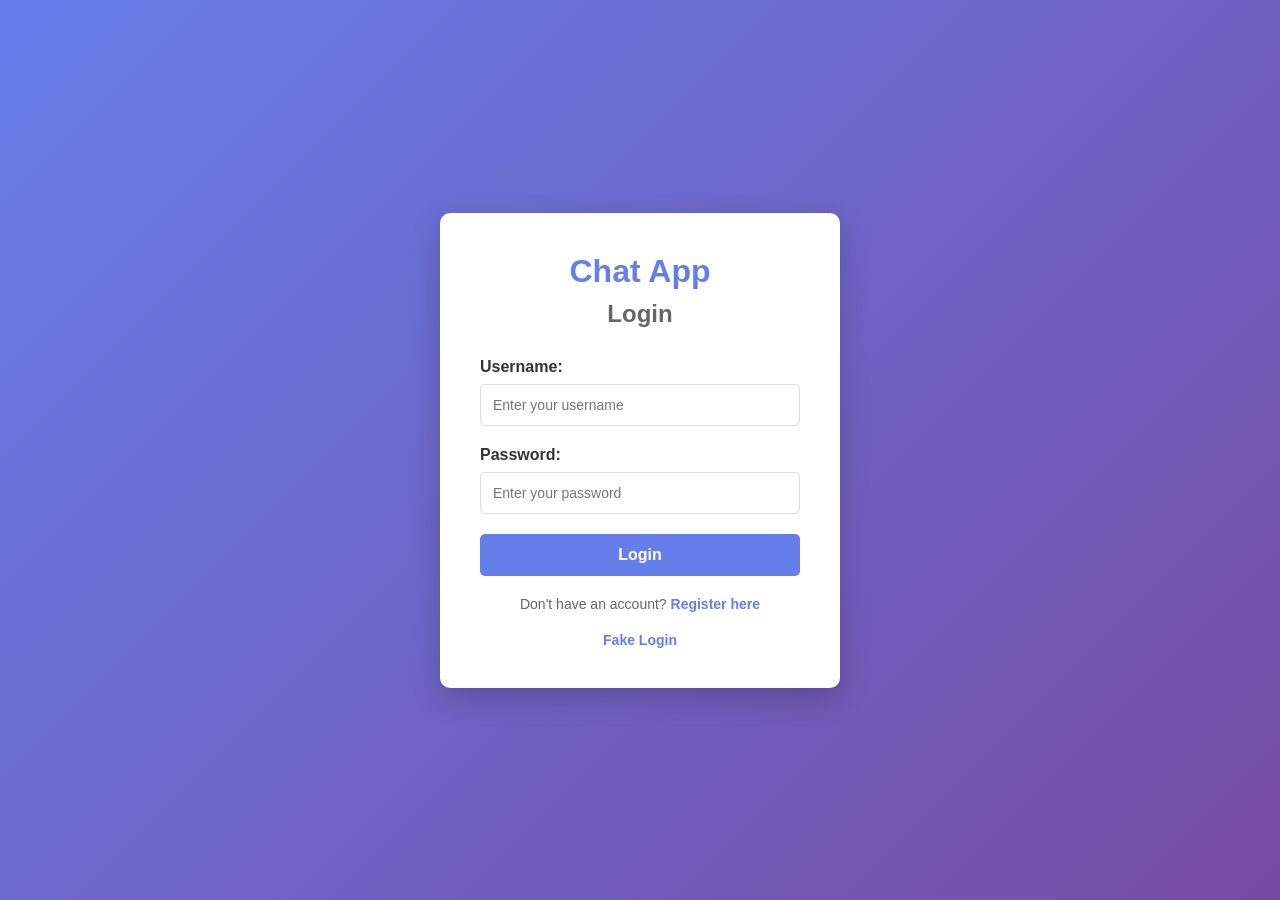
<file: project1/frontend/index.html>
<!DOCTYPE html>
<html lang="en">
<head>
    <meta charset="UTF-8">
    <meta name="viewport" content="width=device-width, initial-scale=1.0">
    <title>Chat App - Login</title>
    <link rel="icon" href="data:,">
    <link rel="stylesheet" href="css/style.css">
</head>
<body>
    <div class="container">
        <div class="auth-box">
            <h1>Chat App</h1>
            <h2>Login</h2>
            
            <form id="loginForm">
                <div class="form-group">
                    <label for="username">Username:</label>
                    <input type="text" id="username" placeholder="Enter your username" required>
                </div>
                
                <div class="form-group">
                    <label for="password">Password:</label>
                    <input type="password" id="password" placeholder="Enter your password" required>
                </div>
                
                <button type="submit" class="btn btn-primary">Login</button>
            </form>
            
            <p class="form-footer">Don't have an account? <a href="register.html">Register here</a></p>
            <p class="form-footer"><a href="#" onclick="goToFakeLogin()">Fake Login</a></p>
        </div>
    </div>
    
    <script src="js/config.js"></script>
    <script src="js/utils.js"></script>
    <script src="js/login.js"></script>
</body>
</html>
</file>
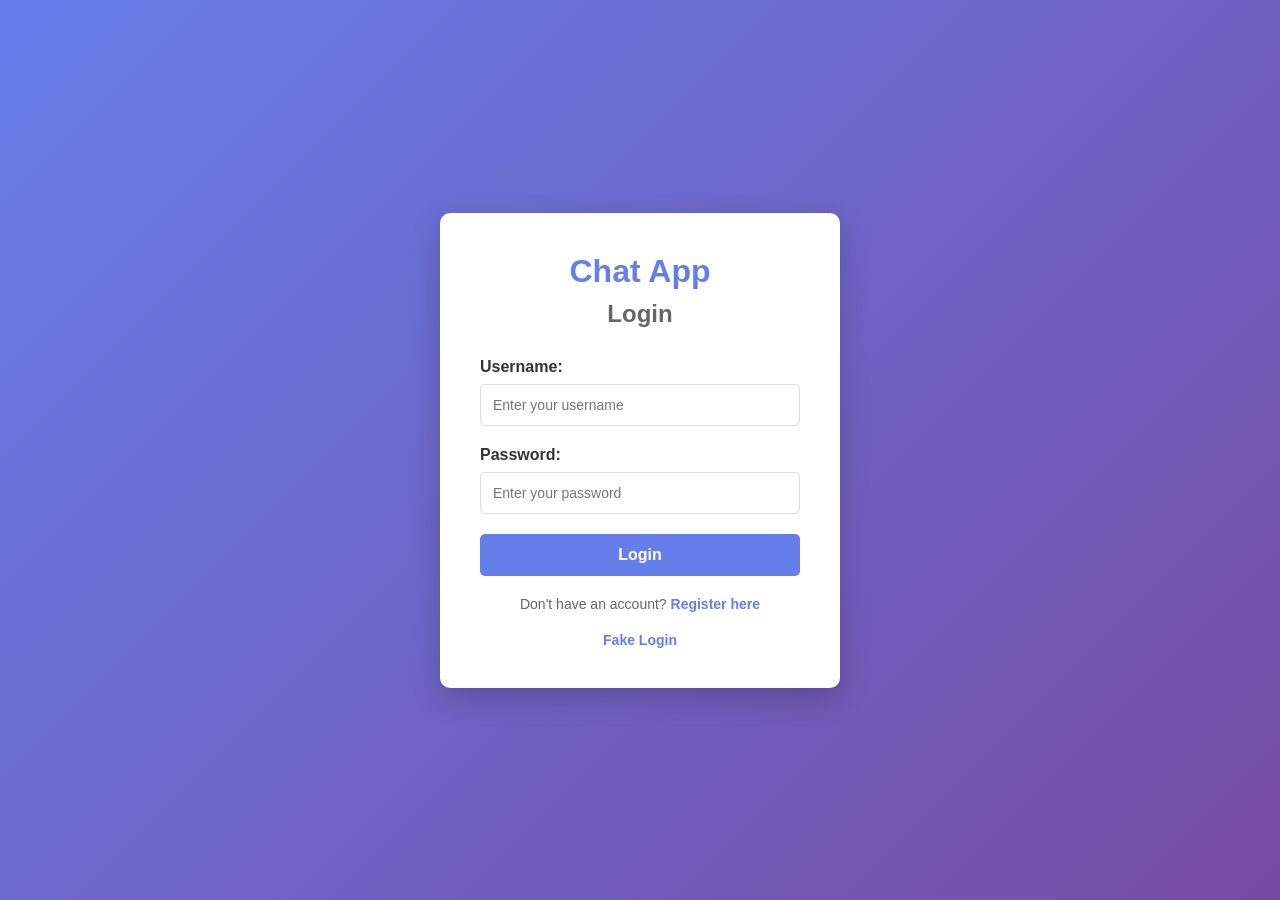
<file: project1/frontend/chat.html>
<!DOCTYPE html>
<html lang="en">
<head>
    <meta charset="UTF-8">
    <meta name="viewport" content="width=device-width, initial-scale=1.0">
    <title>Chat App - Chat</title>
    <link rel="icon" href="data:,">
    <link rel="stylesheet" href="css/style.css">
</head>
<body>
    <div class="chat-container">
        <!-- Chat Header -->
        <div class="chat-header">
            <h2 id="chatWith">Chat Room</h2>
            <div style="display: flex; gap: 10px;">
                <button class="btn-back" onclick="goToDashboard()">← Back</button>
            </div>
        </div>
        
        <!-- Messages Area -->
        <div id="messagesArea" class="messages-area">
            <!-- Messages will be displayed here -->
        </div>
        
        <!-- Message Input -->
        <div class="message-input-section">
            <input type="text" id="messageInput" placeholder="Type your message..." class="message-input">
            <button class="btn btn-primary" onclick="sendMessage()">Send</button>
        </div>
        
        <!-- Features Section -->
        <div class="features-section">
            <button class="btn btn-secondary" onclick="uploadImage()">📷 Send Image</button>
            <button class="btn btn-secondary" onclick="toggleAnonymous()">🔒 Anonymous</button>
        </div>
    </div>
    
    <script src="js/config.js"></script>
    <script src="js/utils.js"></script>
    <script src="js/chat_new.js"></script>
</body>
</html>
</file>
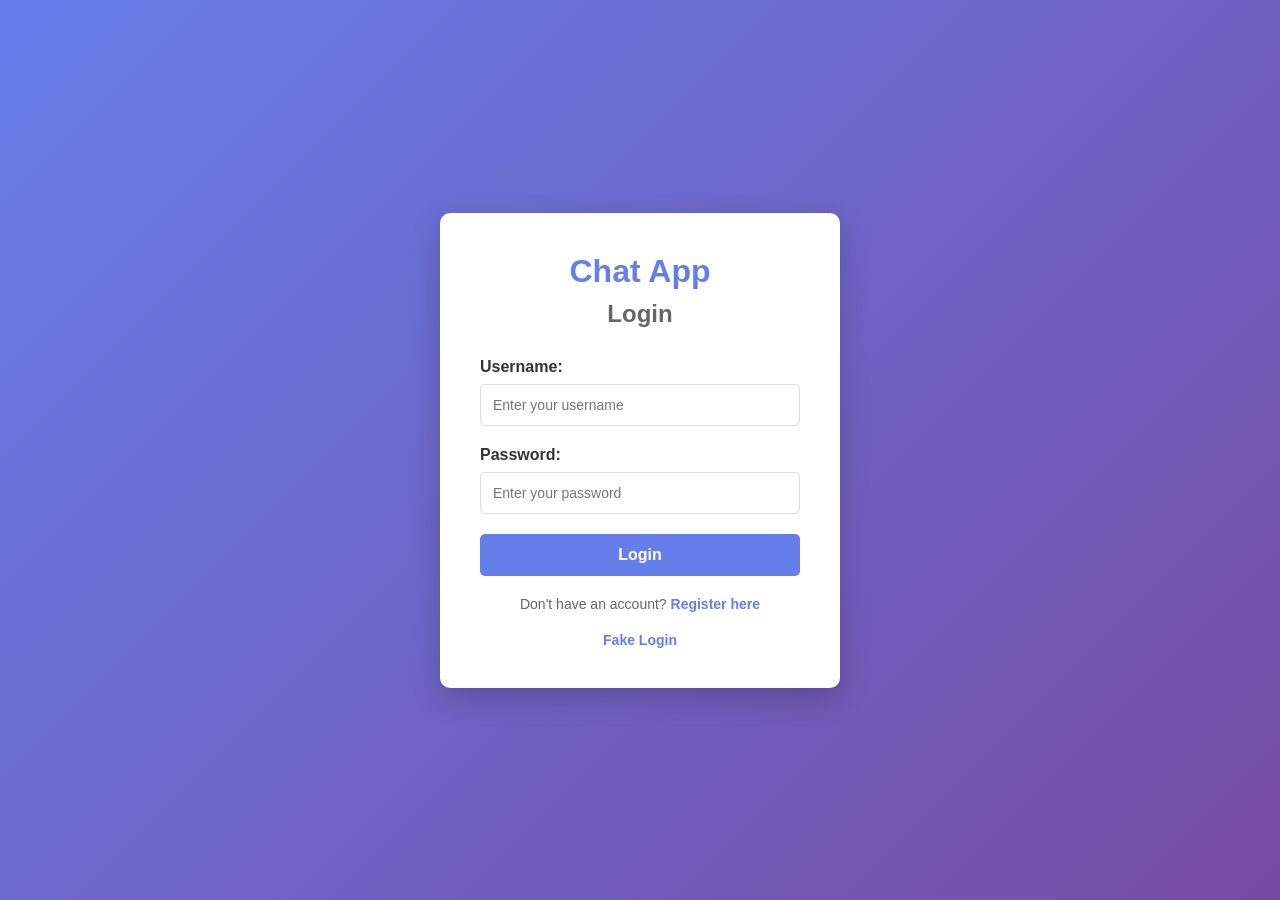
<file: project1/frontend/dashboard.html>
<!DOCTYPE html>
<html lang="en">
<head>
    <meta charset="UTF-8">
    <meta name="viewport" content="width=device-width, initial-scale=1.0">
    <title>Chat App - Dashboard</title>
    <link rel="icon" href="data:,">
    <link rel="stylesheet" href="css/style.css">
</head>
<body>
    <div class="dashboard-container">
        <!-- Sidebar -->
        <div class="sidebar">
            <div class="sidebar-header">
                <h2>Chat App</h2>
                <button class="btn-logout" onclick="logout()">Logout</button>
            </div>
            
            <div class="sidebar-section">
                <h3>My Friends</h3>
                <ul id="friendsList" class="friends-list">
                    <!-- Friends will be added here dynamically -->
                </ul>
            </div>
        </div>
        
        <!-- Main Content -->
        <div class="main-content">
            <div class="content-header">
                <h2>Add Friends & Start Chatting</h2>
            </div>
            
            <div class="search-section">
                <input type="text" id="searchUser" placeholder="Search users..." class="search-input">
                <button class="btn btn-primary" onclick="searchUsers()">Search</button>
            </div>
            
            <!-- Users List -->
            <div class="users-section">
                <h3>All Users</h3>
                <div id="usersList" class="users-grid">
                    <!-- Users will be displayed here -->
                </div>
            </div>
        </div>
    </div>
    
    <script src="js/config.js"></script>
    <script src="js/utils.js"></script>
    <script src="js/dashboard.js"></script>
</body>
</html>
</file>
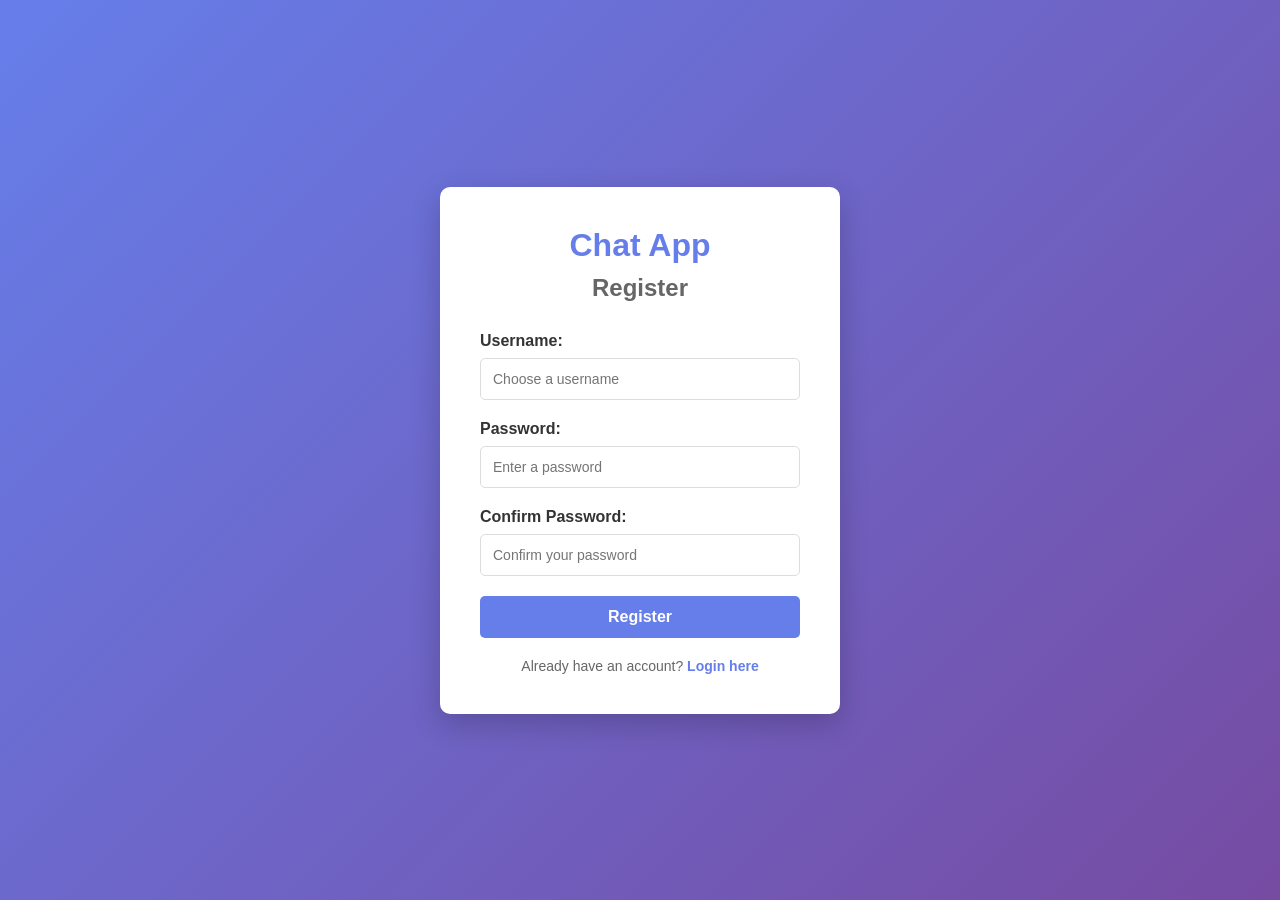
<file: project1/frontend/register.html>
<!DOCTYPE html>
<html lang="en">
<head>
    <meta charset="UTF-8">
    <meta name="viewport" content="width=device-width, initial-scale=1.0">
    <title>Chat App - Register</title>
    <link rel="icon" href="data:,">
    <link rel="stylesheet" href="css/style.css">
</head>
<body>
    <div class="container">
        <div class="auth-box">
            <h1>Chat App</h1>
            <h2>Register</h2>
            
            <form id="registerForm">
                <div class="form-group">
                    <label for="newUsername">Username:</label>
                    <input type="text" id="newUsername" placeholder="Choose a username" required>
                </div>
                
                <div class="form-group">
                    <label for="newPassword">Password:</label>
                    <input type="password" id="newPassword" placeholder="Enter a password" required>
                </div>
                
                <div class="form-group">
                    <label for="confirmPassword">Confirm Password:</label>
                    <input type="password" id="confirmPassword" placeholder="Confirm your password" required>
                </div>
                
                <button type="submit" class="btn btn-primary">Register</button>
                <p id="message" class="form-message"></p>
            </form>
            
            <p class="form-footer">Already have an account? <a href="index.html">Login here</a></p>
        </div>
    </div>
    
    <script src="js/config.js"></script>
    <script src="js/utils.js"></script>
    <script src="js/register.js"></script>
</body>
</html>
</file>
<file: project1/frontend/css/style.css>
* {
    margin: 0;
    padding: 0;
    box-sizing: border-box;
}

body {
    font-family: 'Segoe UI', Tahoma, Geneva, Verdana, sans-serif;
    background-color: #f5f5f5;
    color: #333;
}

/* ===== LOGIN & REGISTER PAGE ===== */
.container {
    display: flex;
    justify-content: center;
    align-items: center;
    min-height: 100vh;
    background: linear-gradient(135deg, #667eea 0%, #764ba2 100%);
}

.auth-box {
    background: white;
    padding: 40px;
    border-radius: 10px;
    box-shadow: 0 10px 30px rgba(0, 0, 0, 0.2);
    width: 100%;
    max-width: 400px;
}

.auth-box h1 {
    text-align: center;
    color: #667eea;
    margin-bottom: 10px;
    font-size: 32px;
}

.auth-box h2 {
    text-align: center;
    color: #666;
    margin-bottom: 30px;
    font-size: 24px;
}

.form-group {
    margin-bottom: 20px;
}

.form-group label {
    display: block;
    margin-bottom: 8px;
    font-weight: 600;
    color: #333;
}

.form-group input {
    width: 100%;
    padding: 12px;
    border: 1px solid #ddd;
    border-radius: 5px;
    font-size: 14px;
    transition: border-color 0.3s;
}

.form-group input:focus {
    outline: none;
    border-color: #667eea;
    box-shadow: 0 0 5px rgba(102, 126, 234, 0.5);
}

.form-footer {
    text-align: center;
    margin-top: 20px;
    font-size: 14px;
    color: #666;
}

.form-footer a {
    color: #667eea;
    text-decoration: none;
    font-weight: 600;
}

.form-footer a:hover {
    text-decoration: underline;
}

/* ===== BUTTONS ===== */
.btn {
    padding: 12px 20px;
    border: none;
    border-radius: 5px;
    font-size: 16px;
    font-weight: 600;
    cursor: pointer;
    transition: all 0.3s;
    width: 100%;
}

.btn-primary {
    background-color: #667eea;
    color: white;
}

.btn-primary:hover {
    background-color: #5568d3;
    transform: translateY(-2px);
    box-shadow: 0 5px 15px rgba(102, 126, 234, 0.4);
}

.btn-secondary {
    background-color: #6c757d;
    color: white;
    width: auto;
    margin: 5px;
}

.btn-secondary:hover {
    background-color: #5a6268;
}

/* ===== DASHBOARD PAGE ===== */
.dashboard-container {
    display: flex;
    height: 100vh;
}

.sidebar {
    width: 300px;
    background: linear-gradient(135deg, #667eea 0%, #764ba2 100%);
    color: white;
    padding: 20px;
    overflow-y: auto;
}

.sidebar-header {
    display: flex;
    justify-content: space-between;
    align-items: center;
    margin-bottom: 30px;
    padding-bottom: 20px;
    border-bottom: 2px solid rgba(255, 255, 255, 0.3);
}

.sidebar-header h2 {
    font-size: 24px;
}

.btn-logout {
    background-color: rgba(255, 255, 255, 0.2);
    color: white;
    border: 1px solid white;
    padding: 8px 12px;
    border-radius: 5px;
    cursor: pointer;
    font-size: 12px;
    transition: all 0.3s;
}

.btn-logout:hover {
    background-color: rgba(255, 255, 255, 0.3);
}

.sidebar-section h3 {
    margin-top: 30px;
    margin-bottom: 15px;
    font-size: 16px;
    text-transform: uppercase;
}

.friends-list {
    list-style: none;
}

.friends-list li {
    padding: 12px;
    background: rgba(255, 255, 255, 0.1);
    border-radius: 5px;
    margin-bottom: 10px;
    cursor: pointer;
    transition: all 0.3s;
}

.friends-list li:hover {
    background: rgba(255, 255, 255, 0.2);
    transform: translateX(5px);
}

.main-content {
    flex: 1;
    padding: 30px;
    overflow-y: auto;
    background-color: #f5f5f5;
}

.content-header {
    margin-bottom: 30px;
}

.content-header h2 {
    color: #333;
    font-size: 28px;
}

.search-section {
    display: flex;
    gap: 10px;
    margin-bottom: 30px;
}

.search-input {
    flex: 1;
    padding: 12px;
    border: 1px solid #ddd;
    border-radius: 5px;
    font-size: 14px;
}

.search-input:focus {
    outline: none;
    border-color: #667eea;
}

.users-section h3 {
    margin-bottom: 20px;
    color: #333;
    font-size: 20px;
}

.users-grid {
    display: grid;
    grid-template-columns: repeat(auto-fill, minmax(200px, 1fr));
    gap: 15px;
}

.user-card {
    background: white;
    padding: 20px;
    border-radius: 8px;
    box-shadow: 0 2px 8px rgba(0, 0, 0, 0.1);
    text-align: center;
    transition: all 0.3s;
}

.user-card:hover {
    box-shadow: 0 5px 15px rgba(0, 0, 0, 0.2);
    transform: translateY(-5px);
}

.user-card h4 {
    margin-bottom: 15px;
    color: #333;
    font-size: 18px;
}

.user-card button {
    width: 100%;
    padding: 10px;
    background-color: #667eea;
    color: white;
    border: none;
    border-radius: 5px;
    cursor: pointer;
    font-weight: 600;
    transition: all 0.3s;
}

.user-card button:hover {
    background-color: #5568d3;
}

/* ===== CHAT PAGE ===== */
.chat-container {
    display: flex;
    flex-direction: column;
    height: 100vh;
    background-color: white;
}

.chat-header {
    display: flex;
    justify-content: space-between;
    align-items: center;
    padding: 20px;
    background: linear-gradient(135deg, #667eea 0%, #764ba2 100%);
    color: white;
    box-shadow: 0 2px 8px rgba(0, 0, 0, 0.1);
}

.chat-header h2 {
    font-size: 24px;
}

.btn-back {
    background-color: rgba(255, 255, 255, 0.2);
    color: white;
    border: 1px solid white;
    padding: 8px 12px;
    border-radius: 5px;
    cursor: pointer;
    font-weight: 600;
    transition: all 0.3s;
}

.btn-back:hover {
    background-color: rgba(255, 255, 255, 0.3);
}

.messages-area {
    flex: 1;
    overflow-y: auto;
    padding: 20px;
    background-color: #f9f9f9;
    display: flex;
    flex-direction: column;
}

.message {
    margin-bottom: 15px;
    display: flex;
    animation: fadeIn 0.3s ease-in;
}

@keyframes fadeIn {
    from {
        opacity: 0;
        transform: translateY(10px);
    }
    to {
        opacity: 1;
        transform: translateY(0);
    }
}

.message.sent {
    justify-content: flex-end;
}

.message.received {
    justify-content: flex-start;
}

.message-content {
    max-width: 60%;
    padding: 12px 15px;
    border-radius: 8px;
    word-wrap: break-word;
    position: relative;
}

.message.sent .message-content {
    background-color: #667eea;
    color: white;
    border-bottom-right-radius: 0;
}

.message.received .message-content {
    background-color: #e9ecef;
    color: #333;
    border-bottom-left-radius: 0;
}

.message-time {
    font-size: 12px;
    color: #999;
    margin-top: 5px;
    margin-left: 10px;
}

/* ===== NEW CHAT MESSAGE LAYOUT ===== */
.msg-row { display: flex; align-items: flex-end; gap: 8px; margin-bottom: 12px; }
.msg-row.mine { flex-direction: row-reverse; }

.avatar { width: 30px; height: 30px; border-radius: 50%; background: #e0e7ff;
           color: #4338ca; display: flex; align-items: center;
           justify-content: center; font-size: 12px; font-weight: 500; flex-shrink: 0; }
.avatar.me { background: #f0f0f0; color: #555; }

.bubble-group { display: flex; flex-direction: column; max-width: 70%; }
.msg-row.mine .bubble-group { align-items: flex-end; }

.sender-name { font-size: 11px; color: #999; margin-bottom: 3px; padding: 0 4px; }

.bubble { padding: 9px 13px; border-radius: 16px; font-size: 14px;
          line-height: 1.5; word-break: break-word; }
.bubble.them { background: #f1f1f1; border-bottom-left-radius: 4px; }
.bubble.mine { background: #4f46e5; color: white; border-bottom-right-radius: 4px; }

.timestamp { font-size: 10px; color: #aaa; margin-top: 3px; padding: 0 4px; }

.message-input-section {
    display: flex;
    gap: 10px;
    padding: 20px;
    background-color: white;
    border-top: 1px solid #ddd;
}

.message-input {
    flex: 1;
    padding: 12px;
    border: 1px solid #ddd;
    border-radius: 5px;
    font-size: 14px;
}

.message-input:focus {
    outline: none;
    border-color: #667eea;
}

.features-section {
    padding: 10px 20px;
    background-color: #f9f9f9;
    display: flex;
    gap: 10px;
    border-top: 1px solid #ddd;
}

/* ===== RESPONSIVE DESIGN ===== */
@media (max-width: 768px) {
    .dashboard-container {
        flex-direction: column;
    }
    
    .sidebar {
        width: 100%;
        max-height: 200px;
    }
    
    .users-grid {
        grid-template-columns: repeat(auto-fill, minmax(150px, 1fr));
    }
    
    .message-content {
        max-width: 85%;
    }
    
    .chat-header {
        flex-direction: column;
        gap: 10px;
        text-align: center;
    }
}

@media (max-width: 480px) {
    .auth-box {
        padding: 20px;
    }
    
    .users-grid {
        grid-template-columns: 1fr;
    }
    
    .message-content {
        max-width: 95%;
    }
}
</file>
